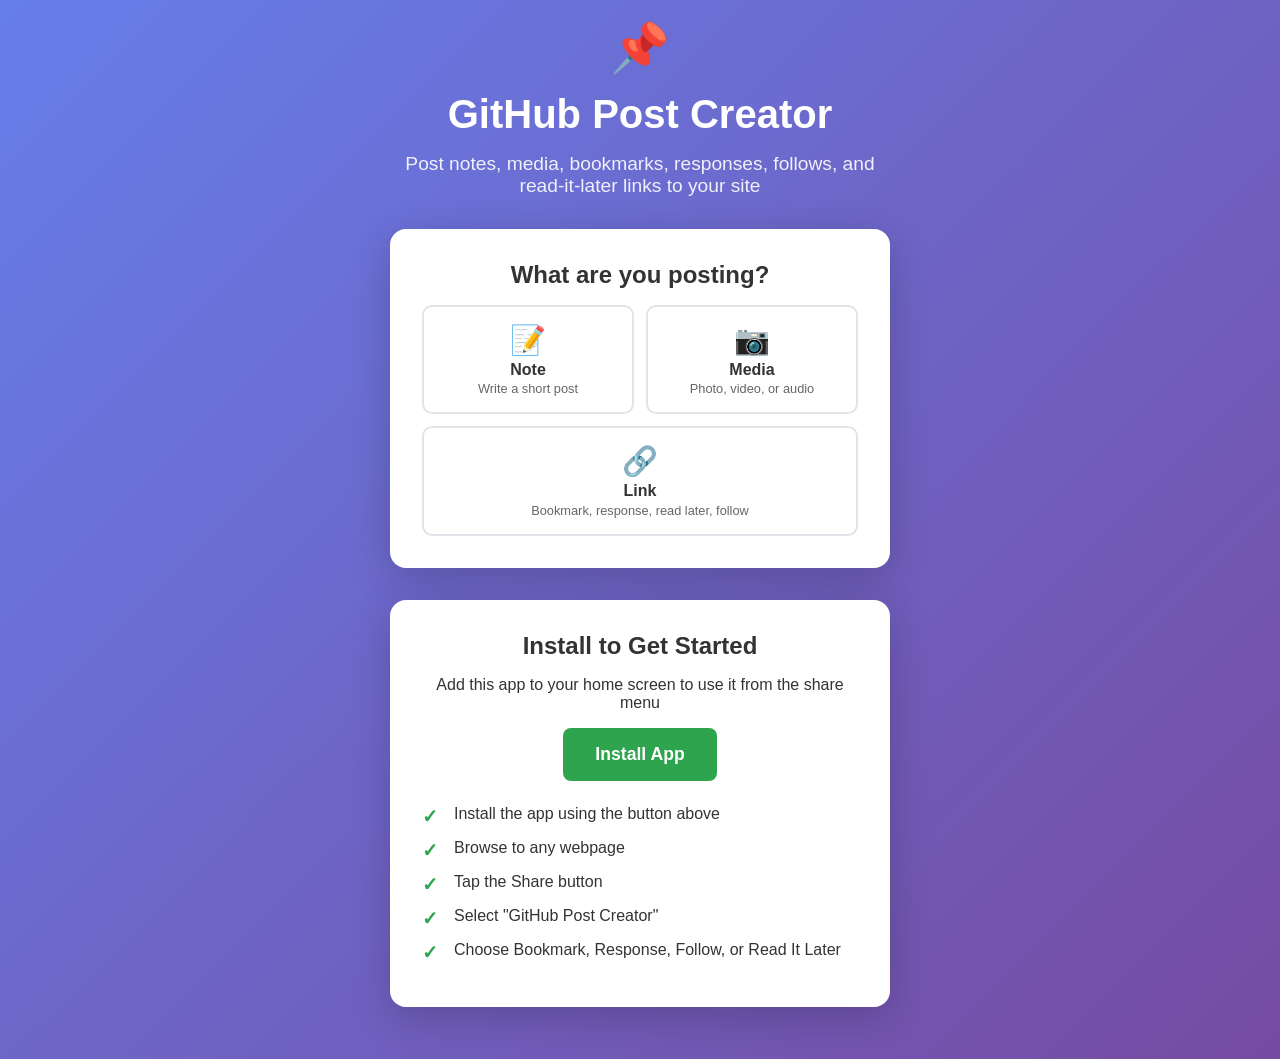
<file: index.html>
<!DOCTYPE html>
<html lang="en">

<head>
    <meta charset="UTF-8">
    <meta name="viewport" content="width=device-width, initial-scale=1.0">
    <meta name="theme-color" content="#2ea44f">
    <title>GitHub Post Creator</title>
    <link rel="manifest" href="./manifest.json">
    <link rel="icon" type="image/webp" href="./icon.webp">
    <link rel="stylesheet" href="./styles.css">
</head>

<body class="page-install">
    <div class="container">
        <div class="emoji">📌</div>
        <h1>GitHub Post Creator</h1>
        <p class="subtitle">Post notes, media, bookmarks, responses, follows, and read-it-later links to your site</p>

        <nav class="card" aria-labelledby="compose-heading">
            <h2 id="compose-heading">What are you posting?</h2>
            <div class="tile-grid">
                <a class="tile" href="./note.html">
                    <span class="icon">📝</span>
                    Note
                    <span class="tile-detail">Write a short post</span>
                </a>
                <a class="tile" href="./media.html">
                    <span class="icon">📷</span>
                    Media
                    <span class="tile-detail">Photo, video, or audio</span>
                </a>
                <a class="tile tile-wide" href="./share.html">
                    <span class="icon">🔗</span>
                    Link
                    <span class="tile-detail">Bookmark, response, read later, follow</span>
                </a>
            </div>
        </nav>

        <div class="card" id="install-container">
            <h2>Install to Get Started</h2>
            <p style="margin: 1rem 0;">Add this app to your home screen to use it from the share menu</p>
            <button class="install-btn" id="install-btn">Install App</button>

            <div class="steps">
                <div class="step">Install the app using the button above</div>
                <div class="step">Browse to any webpage</div>
                <div class="step">Tap the Share button</div>
                <div class="step">Select "GitHub Post Creator"</div>
                <div class="step">Choose Bookmark, Response, Follow, or Read It Later</div>
            </div>
        </div>

        <div class="card" id="installed-container">
            <div class="emoji">🎉</div>
            <h2 class="success">App Installed!</h2>
            <p style="margin: 1rem 0;">You can now use GitHub Post Creator from any page's share menu</p>
        </div>
    </div>

    <script src="./app.js"></script>
</body>

</html>
</file>
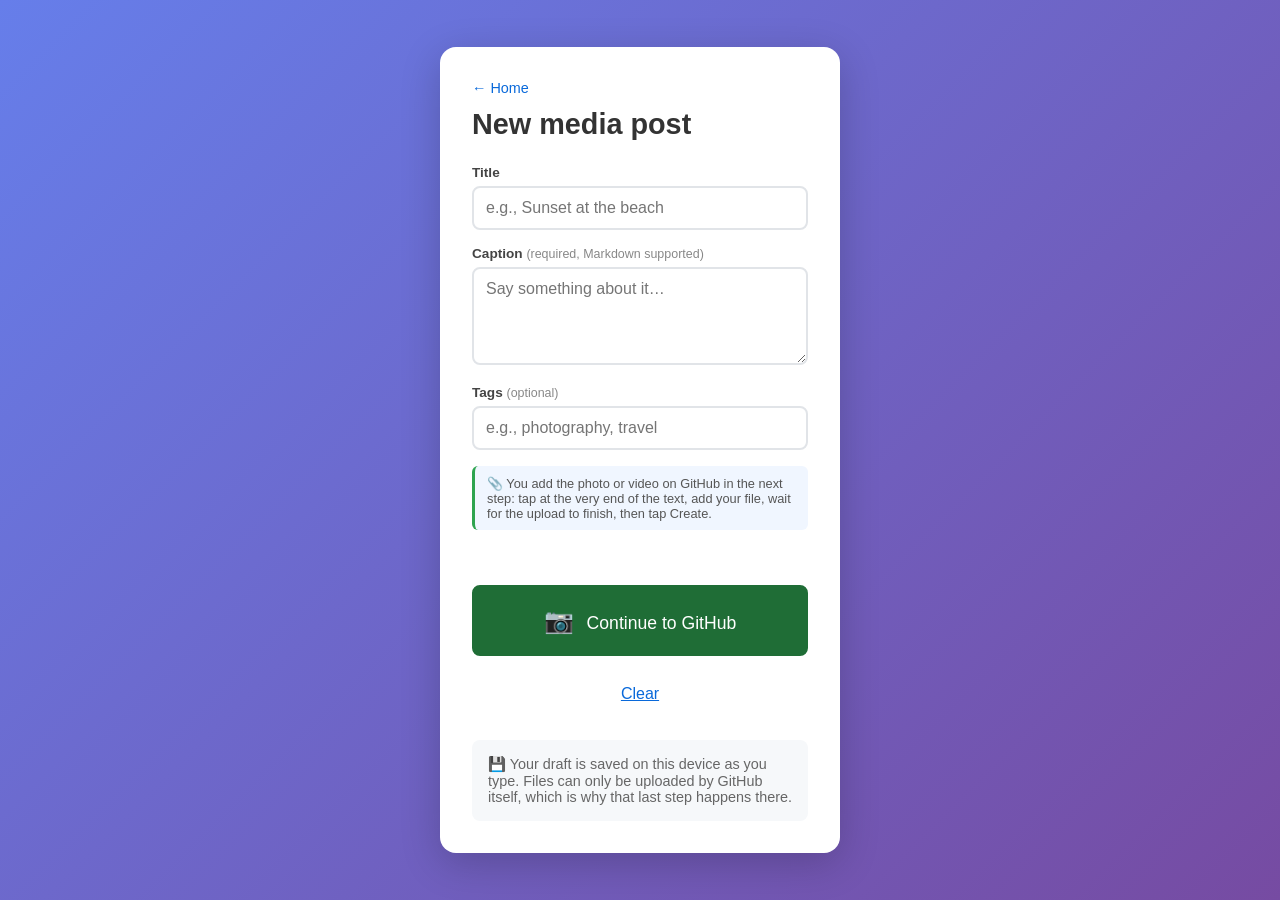
<file: media.html>
<!DOCTYPE html>
<html lang="en">

<head>
    <meta charset="UTF-8">
    <meta name="viewport" content="width=device-width, initial-scale=1.0">
    <meta name="theme-color" content="#2ea44f">
    <title>New Media Post</title>
    <link rel="manifest" href="./manifest.json">
    <link rel="icon" type="image/webp" href="./icon.webp">
    <link rel="stylesheet" href="./styles.css">
</head>

<body class="page-share">
    <div class="container">
        <a class="home-link" href="./index.html">← Home</a>
        <h1>New media post</h1>

        <div class="fields">
            <div class="field">
                <label for="m-title">Title</label>
                <input type="text" id="m-title" placeholder="e.g., Sunset at the beach">
            </div>

            <div class="field">
                <label for="m-caption">Caption <span class="hint">(required, Markdown supported)</span></label>
                <textarea id="m-caption" rows="4" placeholder="Say something about it…"></textarea>
            </div>

            <div class="field">
                <label for="m-tags">Tags <span class="hint">(optional)</span></label>
                <input type="text" id="m-tags" placeholder="e.g., photography, travel" autocapitalize="none"
                    autocomplete="off">
            </div>
        </div>

        <p class="edit-note">📎 You add the photo or video on GitHub in the next step: tap at the very end
            of the text, add your file, wait for the upload to finish, then tap Create.</p>

        <p class="panel-status" id="media-status" aria-live="polite"></p>

        <button class="btn btn-primary" id="media-submit-btn">
            <span class="icon">📷</span>
            Continue to GitHub
        </button>
        <button class="btn-link" type="button" id="media-restore-btn" hidden>Restore the last post I sent</button>
        <button class="btn-link" type="button" id="media-clear-btn">Clear</button>

        <div class="info">
            💾 Your draft is saved on this device as you type. Files can only be uploaded by GitHub
            itself, which is why that last step happens there.
        </div>
    </div>

    <script src="./issue-core.js"></script>
    <script src="./drafts.js"></script>
    <script src="./media.js"></script>
</body>

</html>
</file>
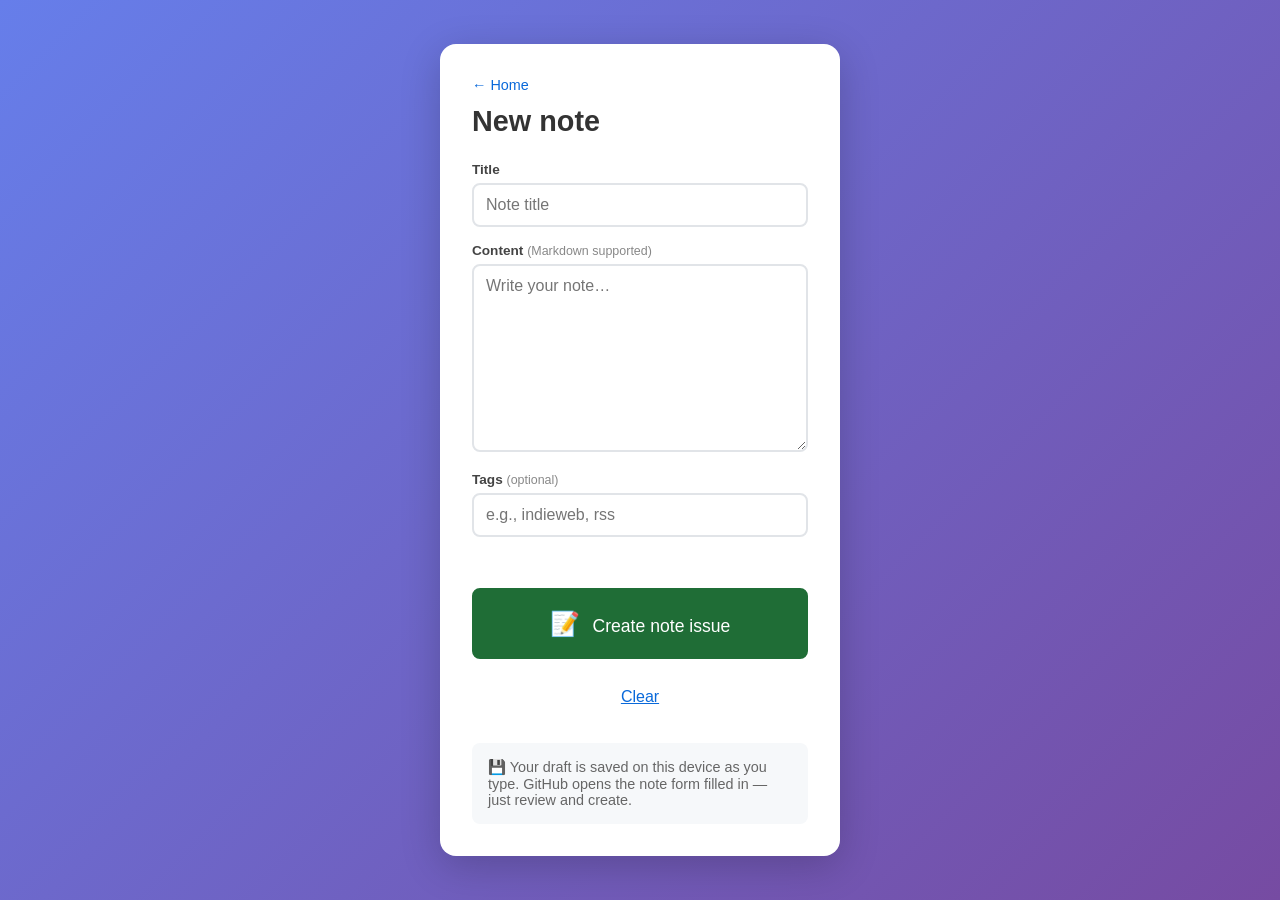
<file: note.html>
<!DOCTYPE html>
<html lang="en">

<head>
    <meta charset="UTF-8">
    <meta name="viewport" content="width=device-width, initial-scale=1.0">
    <meta name="theme-color" content="#2ea44f">
    <title>New Note</title>
    <link rel="manifest" href="./manifest.json">
    <link rel="icon" type="image/webp" href="./icon.webp">
    <link rel="stylesheet" href="./styles.css">
</head>

<body class="page-share">
    <div class="container">
        <a class="home-link" href="./index.html">← Home</a>
        <h1>New note</h1>

        <div class="fields">
            <div class="field">
                <label for="n-title">Title</label>
                <input type="text" id="n-title" placeholder="Note title">
            </div>

            <div class="field">
                <label for="n-content">Content <span class="hint">(Markdown supported)</span></label>
                <textarea id="n-content" rows="9" placeholder="Write your note…"></textarea>
            </div>

            <div class="field">
                <label for="n-tags">Tags <span class="hint">(optional)</span></label>
                <input type="text" id="n-tags" placeholder="e.g., indieweb, rss" autocapitalize="none"
                    autocomplete="off">
            </div>
        </div>

        <p class="panel-status" id="note-status" aria-live="polite"></p>

        <button class="btn btn-primary" id="note-submit-btn">
            <span class="icon">📝</span>
            Create note issue
        </button>
        <button class="btn" id="note-copy-btn" hidden>
            <span class="icon">📋</span>
            Copy content and open GitHub
        </button>
        <button class="btn-link" type="button" id="note-restore-btn" hidden>Restore the last note I sent</button>
        <button class="btn-link" type="button" id="note-clear-btn">Clear</button>

        <div class="info">
            💾 Your draft is saved on this device as you type. GitHub opens the note form filled in —
            just review and create.
        </div>
    </div>

    <script src="./issue-core.js"></script>
    <script src="./drafts.js"></script>
    <script src="./note.js"></script>
</body>

</html>
</file>
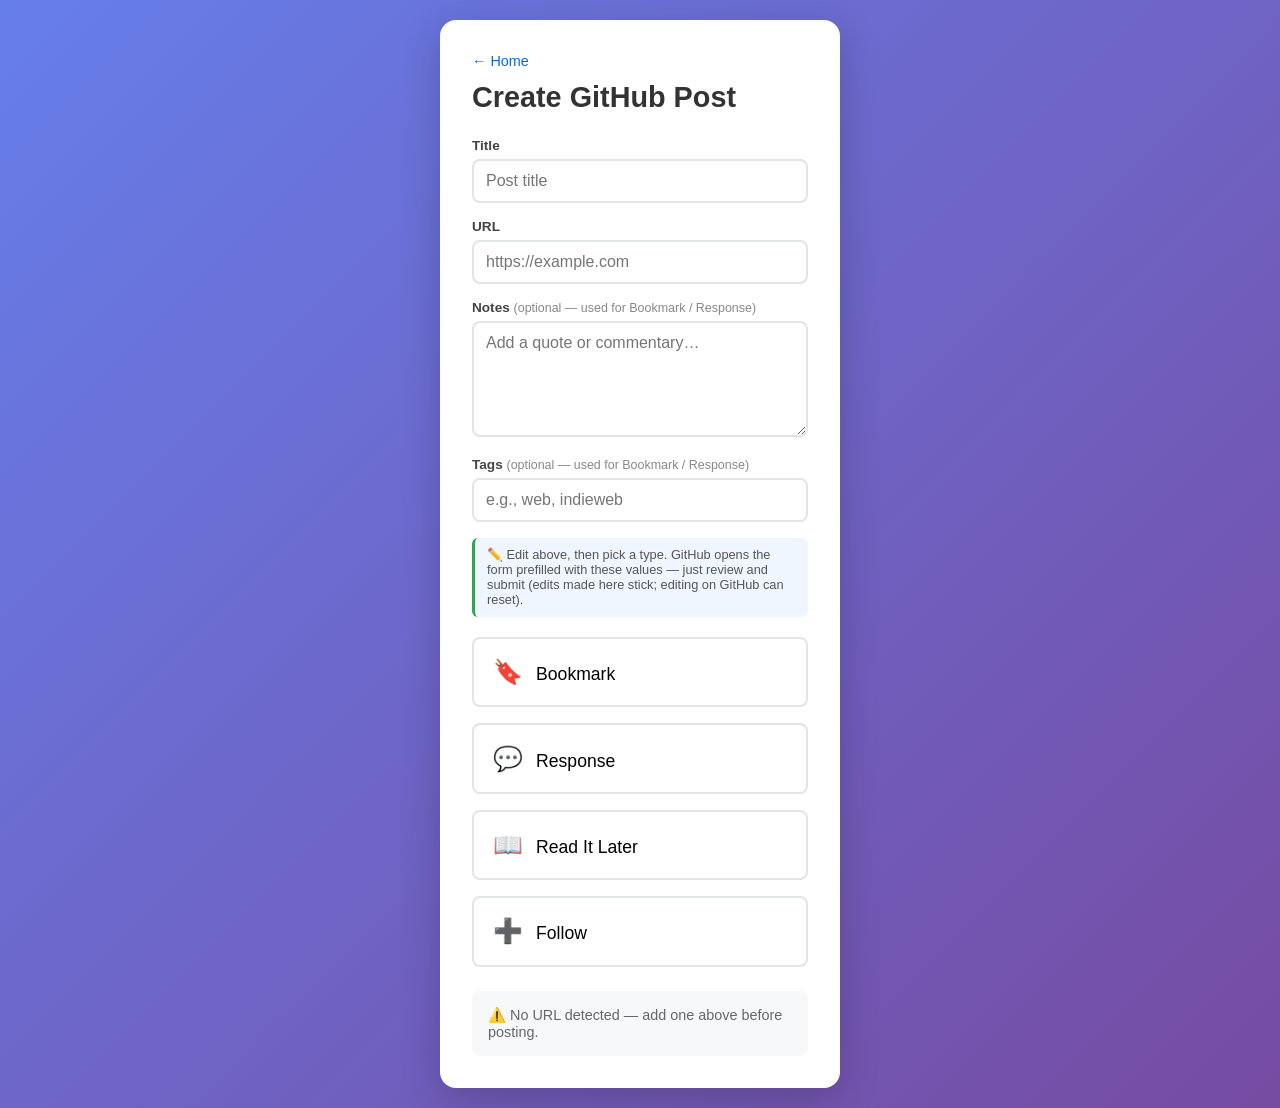
<file: share.html>
<!DOCTYPE html>
<html lang="en">

<head>
    <meta charset="UTF-8">
    <meta name="viewport" content="width=device-width, initial-scale=1.0">
    <meta name="theme-color" content="#2ea44f">
    <title>Choose Post Type</title>
    <link rel="manifest" href="./manifest.json">
    <link rel="icon" type="image/webp" href="./icon.webp">
    <!-- "?v=7": one-time cache-buster. Installs made before v7 serve these files from an old
         cache, which would mix this page with the previous release's scripts and styles. -->
    <link rel="stylesheet" href="./styles.css?v=7">
</head>

<body class="page-share">
    <div class="container">
        <a class="home-link" href="./index.html">← Home</a>
        <h1>Create GitHub Post</h1>

        <div class="fields">
            <div class="field">
                <label for="f-title">Title</label>
                <input type="text" id="f-title" placeholder="Post title">
            </div>

            <div class="field">
                <label for="f-url">URL</label>
                <input type="url" id="f-url" placeholder="https://example.com">
            </div>

            <div class="field" id="notes-field">
                <label for="f-notes">Notes <span class="hint">(optional — used for Bookmark / Response)</span></label>
                <textarea id="f-notes" rows="5" placeholder="Add a quote or commentary…"></textarea>
            </div>

            <div class="field" id="tags-field">
                <label for="f-tags">Tags <span class="hint">(optional — used for Bookmark / Response)</span></label>
                <input type="text" id="f-tags" placeholder="e.g., web, indieweb" autocapitalize="none"
                    autocomplete="off">
            </div>
        </div>

        <p class="edit-note">✏️ Edit above, then pick a type. GitHub opens the form prefilled with
            these values — just review and submit (edits made here stick; editing on GitHub can reset).</p>

        <div id="post-actions">
            <button class="btn" id="bookmark-btn">
                <span class="icon">🔖</span>
                Bookmark
            </button>

            <button class="btn" id="response-btn">
                <span class="icon">💬</span>
                Response
            </button>

            <button class="btn" id="readlater-btn">
                <span class="icon">📖</span>
                Read It Later
            </button>

            <button class="btn" id="follow-btn">
                <span class="icon">➕</span>
                Follow
            </button>
        </div>

        <section class="response-panel" id="response-panel" hidden aria-labelledby="response-heading">
            <h2 id="response-heading">Respond to this page</h2>
            <p class="panel-intro">Pick how you are responding.</p>

            <fieldset class="choice-group">
                <legend>Response type</legend>
                <div class="choice-grid">
                    <label class="choice">
                        <input type="radio" name="response-type" value="reshare" checked>
                        <span class="choice-body">
                            <span class="choice-title">🔁 reshare</span>
                            <span class="choice-detail">Repost it</span>
                        </span>
                    </label>
                    <label class="choice">
                        <input type="radio" name="response-type" value="star">
                        <span class="choice-body">
                            <span class="choice-title">⭐ star</span>
                            <span class="choice-detail">Like it</span>
                        </span>
                    </label>
                    <label class="choice">
                        <input type="radio" name="response-type" value="reply">
                        <span class="choice-body">
                            <span class="choice-title">💬 reply</span>
                            <span class="choice-detail">Comment on it</span>
                        </span>
                    </label>
                    <label class="choice">
                        <input type="radio" name="response-type" value="rsvp">
                        <span class="choice-body">
                            <span class="choice-title">📅 rsvp</span>
                            <span class="choice-detail">Event attendance</span>
                        </span>
                    </label>
                </div>
            </fieldset>

            <fieldset class="choice-group" id="rsvp-status-field" hidden>
                <legend>RSVP status</legend>
                <div class="choice-grid">
                    <label class="choice">
                        <input type="radio" name="rsvp-status" value="yes">
                        <span class="choice-body"><span class="choice-title">yes</span></span>
                    </label>
                    <label class="choice">
                        <input type="radio" name="rsvp-status" value="no">
                        <span class="choice-body"><span class="choice-title">no</span></span>
                    </label>
                    <label class="choice">
                        <input type="radio" name="rsvp-status" value="maybe">
                        <span class="choice-body"><span class="choice-title">maybe</span></span>
                    </label>
                    <label class="choice">
                        <input type="radio" name="rsvp-status" value="interested">
                        <span class="choice-body"><span class="choice-title">interested</span></span>
                    </label>
                </div>
            </fieldset>

            <p class="panel-status" id="response-status" aria-live="polite"></p>

            <button class="btn btn-primary" id="response-submit-btn">
                <span class="icon">💬</span>
                Create response issue
            </button>
            <button class="btn-link" type="button" id="response-back-btn">Back to post types</button>
        </section>

        <section class="follow-panel" id="follow-panel" hidden aria-labelledby="follow-heading">
            <h2 id="follow-heading">Follow this site</h2>
            <p class="follow-intro">A follow needs one feed. Pick the best match or let GitHub discover it.</p>

            <fieldset class="feed-options">
                <legend>Feed</legend>
                <div id="follow-feed-choices"></div>
                <input type="url" id="follow-feed-manual" placeholder="https://example.com/feed.xml" hidden
                    aria-label="Feed URL">
            </fieldset>
            <p class="follow-feed-status" id="follow-feed-status" aria-live="polite"></p>

            <div class="field">
                <label for="follow-roll">Roll</label>
                <select id="follow-roll">
                    <option value="blogroll">blogroll</option>
                    <option value="podroll">podroll</option>
                </select>
            </div>

            <button class="btn btn-primary" id="follow-submit-btn">
                <span class="icon">➕</span>
                Create follow issue
            </button>
            <button class="btn-link" type="button" id="follow-back-btn">Back to post types</button>
        </section>

        <div class="info" id="page-info">
            Loading shared content...
        </div>
    </div>

    <script src="./follow-core.js"></script>
    <script src="./issue-core.js"></script>
    <script src="./share.js?v=7"></script>
    <script src="./response.js"></script>
    <script src="./follow.js?v=7"></script>
</body>

</html>
</file>
<file: styles.css>
/* Shared styles for the GitHub Post Creator PWA (index.html + share.html). */

* {
    margin: 0;
    padding: 0;
    box-sizing: border-box;
}

body {
    font-family: -apple-system, BlinkMacSystemFont, 'Segoe UI', sans-serif;
    background: linear-gradient(135deg, #667eea 0%, #764ba2 100%);
    min-height: 100vh;
    display: flex;
    align-items: center;
    justify-content: center;
    padding: 20px;
}

/* ---------- Install / landing page (index.html) ---------- */

body.page-install {
    flex-direction: column;
    color: white;
}

.page-install .container {
    max-width: 500px;
    text-align: center;
}

.page-install h1 {
    font-size: 2.5rem;
    margin-bottom: 1rem;
}

.subtitle {
    font-size: 1.2rem;
    opacity: 0.9;
    margin-bottom: 2rem;
}

.card {
    background: white;
    border-radius: 16px;
    padding: 2rem;
    margin: 2rem 0;
    box-shadow: 0 10px 40px rgba(0, 0, 0, 0.2);
    color: #333;
}

.install-btn {
    background: #2ea44f;
    color: white;
    border: none;
    padding: 1rem 2rem;
    font-size: 1.1rem;
    border-radius: 8px;
    cursor: pointer;
    font-weight: 600;
    transition: transform 0.2s, background 0.2s;
    display: inline-block;
    text-decoration: none;
}

.install-btn:hover {
    background: #2c974b;
    transform: translateY(-2px);
}

.install-btn:active {
    transform: translateY(0);
}

.steps {
    text-align: left;
    margin-top: 1.5rem;
}

.step {
    margin: 1rem 0;
    padding-left: 2rem;
    position: relative;
}

.step::before {
    content: "✓";
    position: absolute;
    left: 0;
    color: #2ea44f;
    font-weight: bold;
    font-size: 1.2rem;
}

.emoji {
    font-size: 3rem;
    margin-bottom: 1rem;
}

#install-container {
    display: block;
}

#installed-container {
    display: none;
}

.success {
    color: #2ea44f;
    font-size: 1.2rem;
    font-weight: 600;
}

/* Home tiles (index.html) */

.tile-grid {
    display: grid;
    grid-template-columns: 1fr 1fr;
    gap: 0.75rem;
    margin-top: 1rem;
}

.tile {
    display: block;
    min-height: 44px;
    padding: 1rem 0.5rem;
    border: 2px solid #e1e4e8;
    border-radius: 10px;
    color: #333;
    font-weight: 600;
    text-align: center;
    text-decoration: none;
    transition: border-color 0.2s, background 0.2s;
}

.tile:hover,
.tile:focus-visible {
    border-color: #2ea44f;
    background: #f6f8fa;
}

.tile .icon {
    display: block;
    margin: 0 0 0.25rem;
    font-size: 1.8rem;
}

.tile-wide,
.choice-wide {
    grid-column: 1 / -1;
}

.tile-detail {
    display: block;
    margin-top: 0.15rem;
    color: #666;
    font-size: 0.8rem;
    font-weight: 400;
}

/* ---------- Share target page (share.html) ---------- */

.page-share .container {
    background: white;
    border-radius: 16px;
    padding: 2rem;
    max-width: 400px;
    width: 100%;
    box-shadow: 0 10px 40px rgba(0, 0, 0, 0.2);
}

.page-share h1 {
    margin-bottom: 1.5rem;
    color: #333;
    font-size: 1.8rem;
}

.home-link {
    display: inline-block;
    margin-bottom: 0.75rem;
    color: #0969da;
    font-size: 0.9rem;
    text-decoration: none;
}

.btn {
    display: block;
    width: 100%;
    padding: 1.2rem;
    margin: 1rem 0;
    border: 2px solid #e1e4e8;
    border-radius: 8px;
    background: white;
    font-size: 1.1rem;
    cursor: pointer;
    transition: all 0.2s;
    text-align: left;
    font-weight: 500;
}

.btn:hover {
    border-color: #2ea44f;
    background: #f6f8fa;
    transform: translateY(-2px);
    box-shadow: 0 4px 12px rgba(0, 0, 0, 0.1);
}

.btn:active {
    transform: translateY(0);
}

.icon {
    font-size: 1.5rem;
    margin-right: 0.5rem;
}

.info {
    background: #f6f8fa;
    padding: 1rem;
    border-radius: 8px;
    margin-top: 1.5rem;
    font-size: 0.9rem;
    color: #666;
    word-break: break-word;
}

/* Editable review fields (share.html) */

.fields {
    margin-bottom: 0.5rem;
}

.field {
    margin-bottom: 1rem;
    text-align: left;
}

.field label {
    display: block;
    font-size: 0.85rem;
    font-weight: 600;
    color: #444;
    margin-bottom: 0.35rem;
}

.field .hint {
    font-weight: 400;
    color: #888;
    font-size: 0.78rem;
}

.field input,
.field textarea,
.field select {
    width: 100%;
    padding: 0.7rem 0.75rem;
    border: 2px solid #e1e4e8;
    border-radius: 8px;
    font-size: 1rem;
    font-family: inherit;
    color: #333;
    background: #fff;
    transition: border-color 0.2s;
}

.field input:focus,
.field textarea:focus,
.field select:focus {
    outline: none;
    border-color: #2ea44f;
}

.field textarea {
    resize: vertical;
    min-height: 4.5rem;
}

.field input.invalid,
.field textarea.invalid {
    border-color: #d1242f;
}

.edit-note {
    font-size: 0.8rem;
    color: #555;
    background: #f0f6ff;
    border-left: 3px solid #2ea44f;
    padding: 0.6rem 0.75rem;
    border-radius: 6px;
    margin: 0.25rem 0 1.25rem;
    text-align: left;
}

[hidden] {
    display: none !important;
}

.follow-panel,
.response-panel {
    text-align: left;
}

.follow-panel h2,
.response-panel h2 {
    font-size: 1.35rem;
    color: #333;
    margin-bottom: 0.4rem;
}

.follow-intro,
.panel-intro {
    color: #555;
    font-size: 0.9rem;
    margin-bottom: 1rem;
}

.feed-options,
.choice-group {
    border: 0;
    padding: 0;
    margin: 0 0 0.85rem;
}

.feed-options legend,
.choice-group legend {
    font-size: 0.85rem;
    font-weight: 600;
    color: #444;
    margin-bottom: 0.35rem;
}

#follow-feed-choices {
    display: grid;
    gap: 0.65rem;
}

.choice-grid {
    display: grid;
    grid-template-columns: 1fr 1fr;
    gap: 0.65rem;
}

.feed-choice,
.choice {
    display: flex;
    align-items: flex-start;
    gap: 0.7rem;
    min-height: 44px;
    padding: 0.8rem;
    border: 2px solid #e1e4e8;
    border-radius: 8px;
    cursor: pointer;
}

.feed-choice:has(input:checked),
.choice:has(input:checked) {
    border-color: #2ea44f;
    background: #f0fff4;
}

.feed-choice input,
.choice input {
    flex: 0 0 auto;
    width: 1.1rem;
    height: 1.1rem;
    margin-top: 0.15rem;
}

.feed-choice-body,
.feed-choice-title,
.feed-choice-url,
.choice-body,
.choice-title,
.choice-detail {
    display: block;
    min-width: 0;
}

.feed-choice-body,
.choice-body {
    flex: 1;
}

.feed-choice-title,
.choice-title {
    color: #333;
    font-weight: 600;
}

.choice-detail {
    color: #666;
    font-size: 0.8rem;
    margin-top: 0.15rem;
}

.panel-status {
    min-height: 1.2rem;
    margin-bottom: 0.5rem;
    color: #d1242f;
    font-size: 0.85rem;
    text-align: left;
}

.panel-status.is-info {
    color: #666;
}

.feed-choice-url {
    color: #666;
    font-family: ui-monospace, SFMono-Regular, Consolas, monospace;
    font-size: 0.76rem;
    margin-top: 0.2rem;
    overflow-wrap: anywhere;
}

#follow-feed-manual {
    width: 100%;
    margin-top: 0.7rem;
    padding: 0.7rem 0.75rem;
    border: 2px solid #e1e4e8;
    border-radius: 8px;
    font-size: 1rem;
}

#follow-feed-manual.invalid {
    border-color: #d1242f;
}

.follow-feed-status {
    min-height: 1.2rem;
    margin-bottom: 1rem;
    color: #666;
    font-size: 0.8rem;
}

.btn-primary {
    color: #fff;
    background: #1f6d36;
    border-color: #1f6d36;
    text-align: center;
}

.btn-primary:hover {
    color: #fff;
    background: #155b2d;
}

.btn-link {
    display: block;
    min-height: 44px;
    width: 100%;
    padding: 0.7rem;
    border: 0;
    color: #0969da;
    background: transparent;
    cursor: pointer;
    font: inherit;
    text-decoration: underline;
}
</file>
